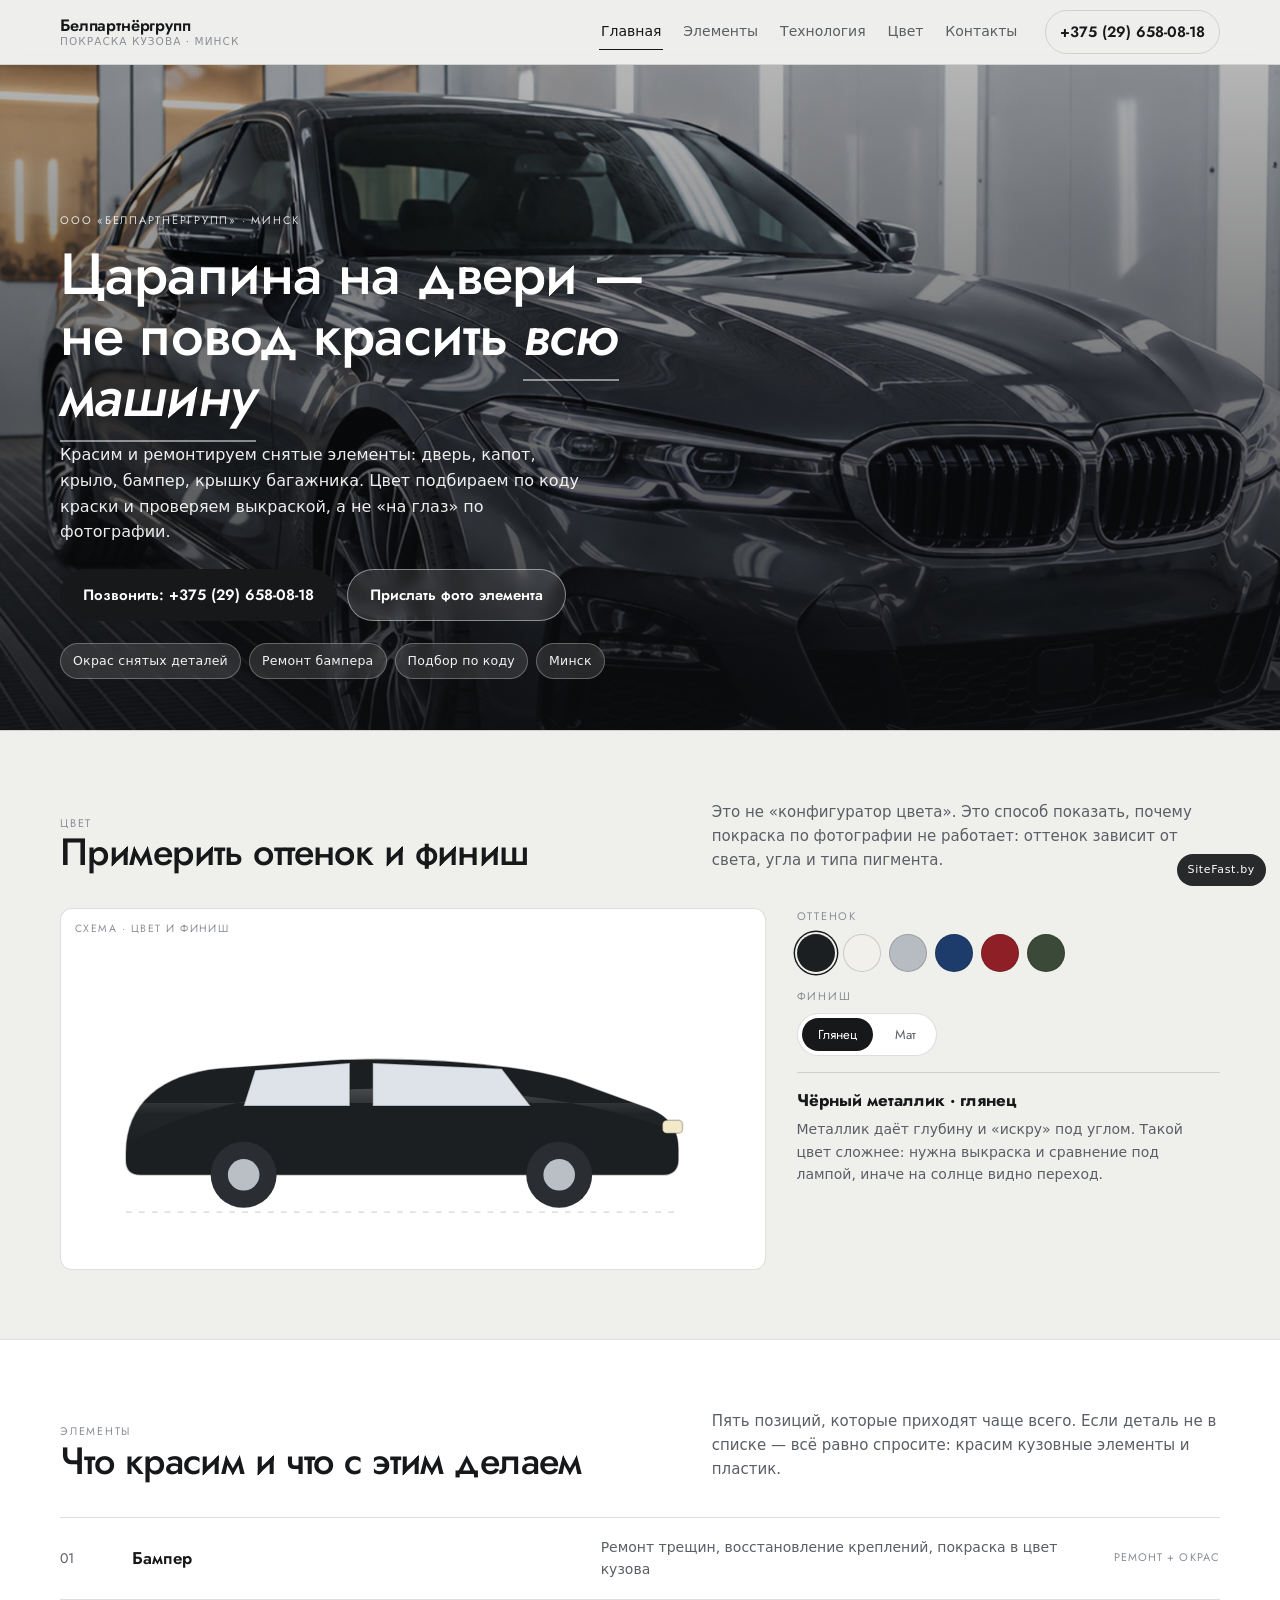
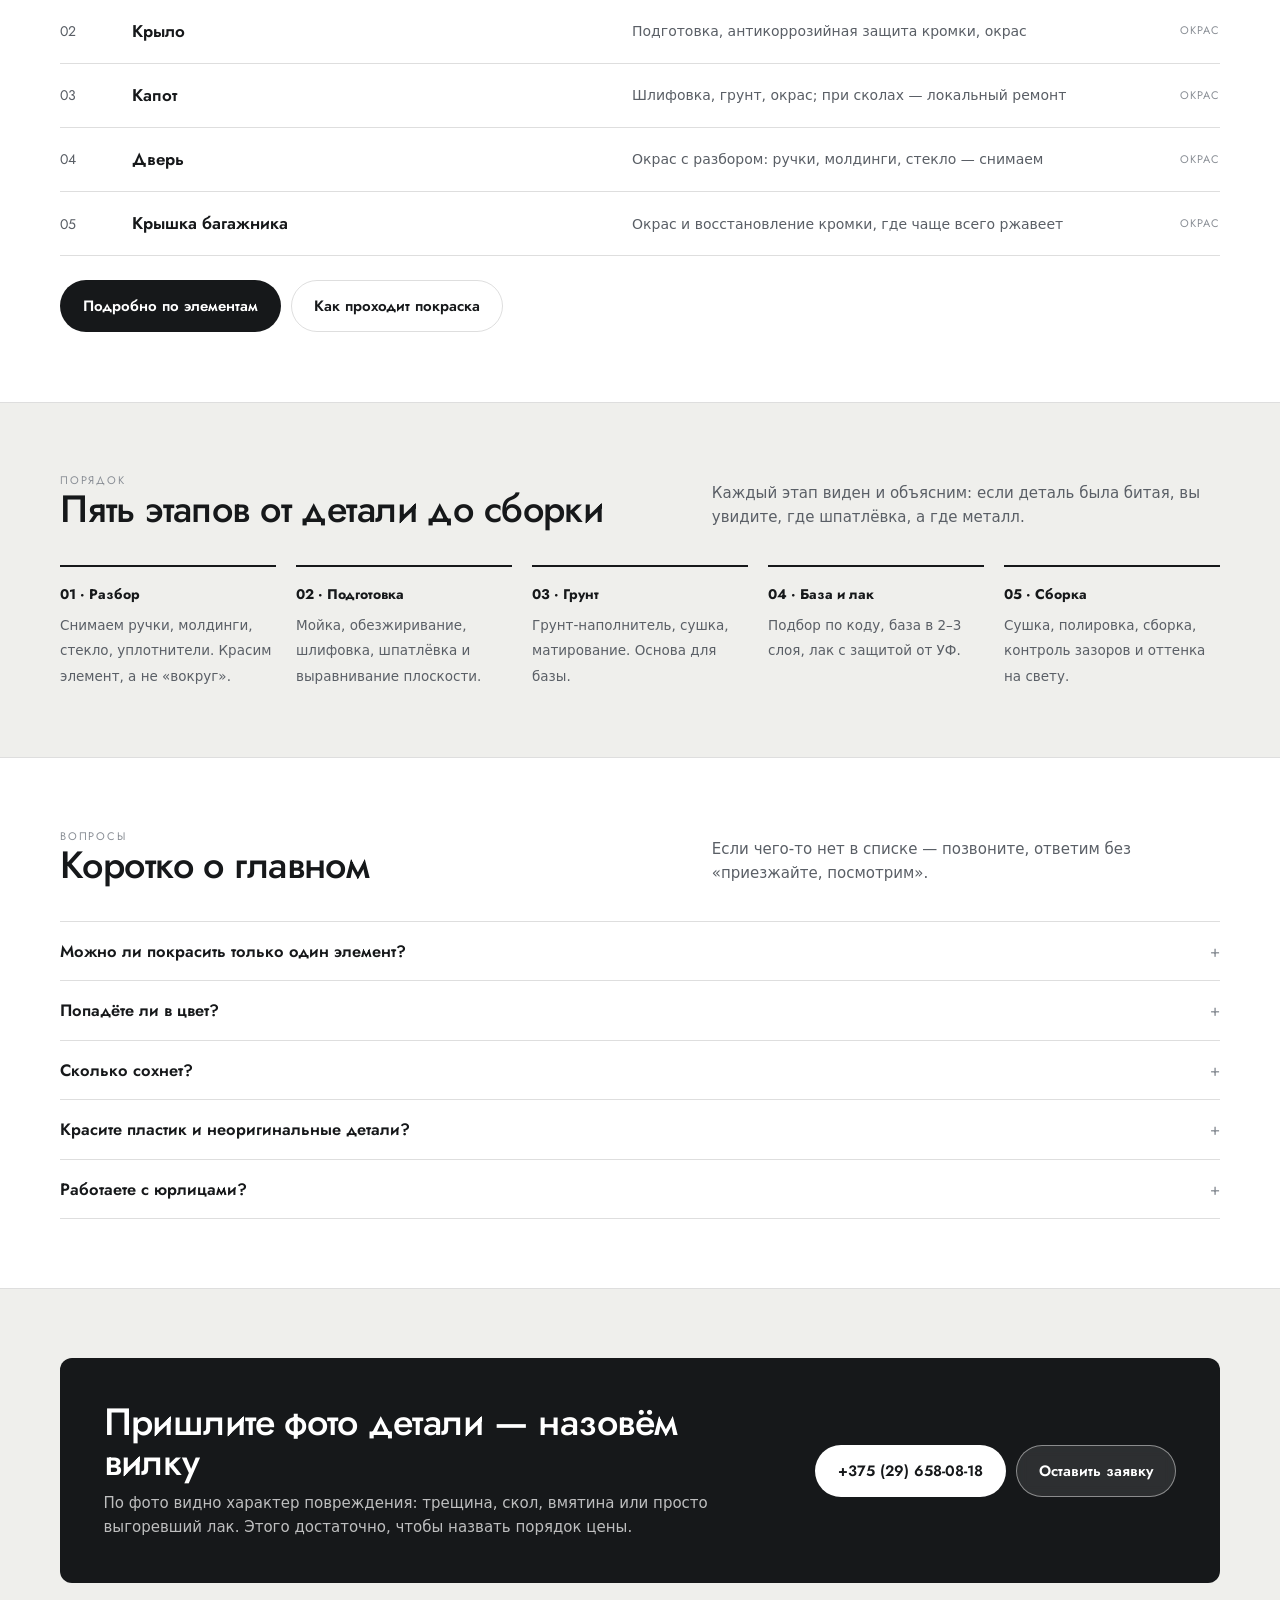
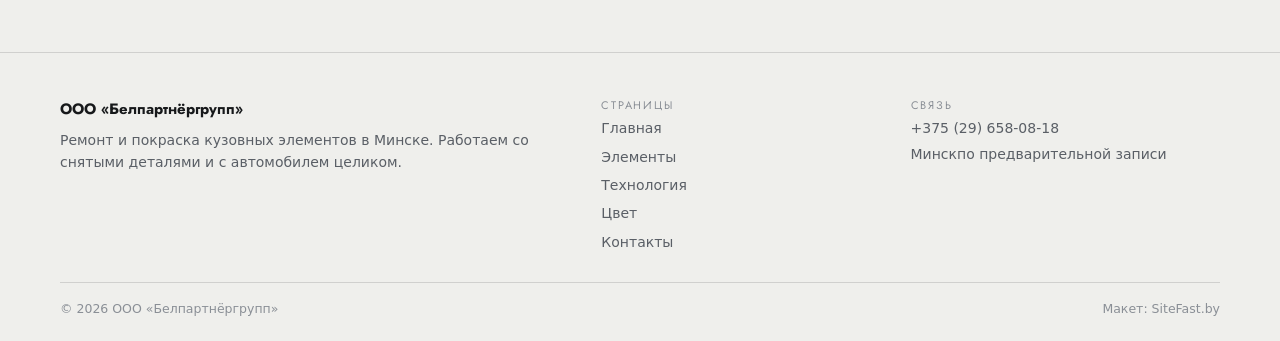
<file: index.html>
<!DOCTYPE html>
<html lang="ru">
<head>
<meta charset="UTF-8">
<meta name="viewport" content="width=device-width, initial-scale=1.0">
<title>Покраска и ремонт кузовных элементов в Минске — ООО «Белпартнёргрупп»</title>
<meta name="description" content="Ремонт бампера, подготовка к покраске и окрас снятых элементов кузова: бампер, крыло, капот, дверь, крышка багажника. Минск.">
<link rel="preconnect" href="https://fonts.googleapis.com">
<link rel="preconnect" href="https://fonts.gstatic.com" crossorigin>
<link href="https://fonts.googleapis.com/css2?family=Jost:wght@400;500;600&family=PT+Root+UI:wght@400;500;700&display=swap" rel="stylesheet">
<link rel="stylesheet" href="assets/site.css">
</head>
<body id="top">
<a class="skip" href="#main">К содержанию</a>
<header class="top"><div class="wrap in">
  <a class="brand" href="index.html"><b>Белпартнёргрупп</b><span>покраска кузова · Минск</span></a>
  <nav class="nav" id="nav"><a href="index.html" class="on">Главная</a><a href="elements.html">Элементы</a><a href="process.html">Технология</a><a href="color.html">Цвет</a><a href="kontakty.html">Контакты</a></nav>
  <a class="top__tel" href="tel:+375296580818">+375 (29) 658-08-18</a>
  <button class="burger" id="burger" aria-label="Меню"><span></span><span></span><span></span></button>
</div></header>
<main id="main"><section class="hero hero--photo">
  <img class="hero__bg" src="assets/hero-car.jpg" alt="Автомобиль после окраса в покрасочной камере" loading="eager">
  <div class="hero__shade"></div>
  <div class="wrap hero__in">
    <div class="hero__card">
      <span class="micro">ООО «Белпартнёргрупп» · Минск</span>
      <h1>Царапина на двери —<br>не повод красить <em>всю машину</em></h1>
      <p class="lead">Красим и ремонтируем снятые элементы: дверь, капот, крыло, бампер, крышку багажника. Цвет подбираем по коду краски и проверяем выкраской, а не «на глаз» по фотографии.</p>
      <div class="hero__cta">
        <a class="btn btn--dark" href="tel:+375296580818">Позвонить: +375 (29) 658-08-18</a>
        <a class="btn btn--ghost" href="kontakty.html">Прислать фото элемента</a>
      </div>
      <div class="hero__facts">
        <span>Окрас снятых деталей</span><span>Ремонт бампера</span><span>Подбор по коду</span><span>Минск</span>
      </div>
    </div>
  </div>
</section><section class="sec" id="paint"><div class="wrap">
  <div class="hed">
    <div><span class="micro">Цвет</span><h2>Примерить оттенок и финиш</h2></div>
    <p>Это не «конфигуратор цвета». Это способ показать, почему покраска по фотографии не работает: оттенок зависит от света, угла и типа пигмента.</p>
  </div>
  <div class="paint fx">
  <div class="paint__stage grid-bg">
    <span class="paint__tag">Схема · цвет и финиш</span>
    <svg viewBox="0 0 460 220" role="img" aria-label="Схема автомобиля">
  <defs>
    <linearGradient id="gloss" x1="0" y1="0" x2="0" y2="1">
      <stop offset="0" stop-color="#fff" stop-opacity=".55"/>
      <stop offset=".45" stop-color="#fff" stop-opacity=".06"/>
      <stop offset="1" stop-color="#000" stop-opacity=".18"/>
    </linearGradient>
    <clipPath id="carClip">
      <path d="M30,155 C30,120 55,100 95,96 L180,90 C230,88 300,92 340,104 L395,124 C410,130 415,140 415,152 L415,160 C415,166 411,170 405,170 L40,170 C33,170 30,166 30,160 Z"/>
    </clipPath>
  </defs>
  <path id="bodyPaint" d="M30,155 C30,120 55,100 95,96 L180,90 C230,88 300,92 340,104 L395,124 C410,130 415,140 415,152 L415,160 C415,166 411,170 405,170 L40,170 C33,170 30,166 30,160 Z" fill="#1C1F22" stroke="rgba(22,24,26,.35)" stroke-width="1"/>
  <g clip-path="url(#carClip)"><path id="glossLayer" d="M30,150 C60,128 120,112 200,110 C290,108 360,120 415,140 L415,120 L30,120 Z" fill="url(#gloss)" opacity=".35"/></g>
  <path d="M120,97 L186,92 L186,122 L112,122 Z" fill="#DDE3E8" stroke="rgba(22,24,26,.25)"/>
  <path d="M202,92 L292,96 L312,122 L202,122 Z" fill="#DDE3E8" stroke="rgba(22,24,26,.25)"/>
  <rect x="404" y="132" width="14" height="9" rx="3" fill="#F2E9C9" stroke="rgba(22,24,26,.25)"/>
  <circle cx="112" cy="170" r="23" fill="#2A2E33"/><circle cx="112" cy="170" r="11" fill="#B9BFC5"/>
  <circle cx="332" cy="170" r="23" fill="#2A2E33"/><circle cx="332" cy="170" r="11" fill="#B9BFC5"/>
  <line x1="30" y1="196" x2="415" y2="196" stroke="rgba(22,24,26,.18)" stroke-dasharray="4 5"/>
</svg>
  </div>
  <div class="paint__side">
    <div><span class="micro" style="margin-bottom:8px">Оттенок</span><div class="sw" id="sw"><button type="button" data-c="#1C1F22" data-n="Чёрный металлик" data-k="met" style="background:#1C1F22" aria-pressed="true" aria-label="Чёрный металлик"></button><button type="button" data-c="#F1F0EA" data-n="Белый перламутр" data-k="pearl" style="background:#F1F0EA" aria-label="Белый перламутр"></button><button type="button" data-c="#B7BCC2" data-n="Серебристый" data-k="met" style="background:#B7BCC2" aria-label="Серебристый"></button><button type="button" data-c="#1E3C6B" data-n="Синий металлик" data-k="met" style="background:#1E3C6B" aria-label="Синий металлик"></button><button type="button" data-c="#8E1F26" data-n="Красный" data-k="sol" style="background:#8E1F26" aria-label="Красный"></button><button type="button" data-c="#3B4A38" data-n="Хаки" data-k="sol" style="background:#3B4A38" aria-label="Хаки"></button></div></div>
    <div><span class="micro" style="margin-bottom:8px">Финиш</span><div class="finish" id="finish">
      <button type="button" data-f="gloss" aria-pressed="true">Глянец</button>
      <button type="button" data-f="matte" aria-pressed="false">Мат</button></div></div>
    <div class="paint__read"><b id="pRead">Чёрный металлик · глянец</b><span id="pNote">Металлик даёт глубину и «искру» под углом. Такой цвет сложнее: нужна выкраска и сравнение под лампой, иначе на солнце видно переход.</span></div>
  </div>
</div>
</div></section>

<section class="sec sec--paper"><div class="wrap">
  <div class="hed">
    <div><span class="micro">Элементы</span><h2>Что красим и что с этим делаем</h2></div>
    <p>Пять позиций, которые приходят чаще всего. Если деталь не в списке — всё равно спросите: красим кузовные элементы и пластик.</p>
  </div>
  <div class="el"><div class="el__row"><span class="el__n">01</span><b>Бампер</b><span>Ремонт трещин, восстановление креплений, покраска в цвет кузова</span><span class="mark">ремонт + окрас</span></div><div class="el__row"><span class="el__n">02</span><b>Крыло</b><span>Подготовка, антикоррозийная защита кромки, окрас</span><span class="mark">окрас</span></div><div class="el__row"><span class="el__n">03</span><b>Капот</b><span>Шлифовка, грунт, окрас; при сколах — локальный ремонт</span><span class="mark">окрас</span></div><div class="el__row"><span class="el__n">04</span><b>Дверь</b><span>Окрас с разбором: ручки, молдинги, стекло — снимаем</span><span class="mark">окрас</span></div><div class="el__row"><span class="el__n">05</span><b>Крышка багажника</b><span>Окрас и восстановление кромки, где чаще всего ржавеет</span><span class="mark">окрас</span></div></div>
  <div style="display:flex;gap:10px;flex-wrap:wrap;margin-top:24px">
    <a class="btn btn--dark" href="elements.html">Подробно по элементам</a>
    <a class="btn" style="border-color:var(--line)" href="process.html">Как проходит покраска</a>
  </div>
</div></section>

<section class="sec"><div class="wrap">
  <div class="hed"><div><span class="micro">Порядок</span><h2>Пять этапов от детали до сборки</h2></div>
  <p>Каждый этап виден и объясним: если деталь была битая, вы увидите, где шпатлёвка, а где металл.</p></div>
  <div class="steps">
    <div class="step"><b>01 · Разбор</b><span>Снимаем ручки, молдинги, стекло, уплотнители. Красим элемент, а не «вокруг».</span></div>
    <div class="step"><b>02 · Подготовка</b><span>Мойка, обезжиривание, шлифовка, шпатлёвка и выравнивание плоскости.</span></div>
    <div class="step"><b>03 · Грунт</b><span>Грунт-наполнитель, сушка, матирование. Основа для базы.</span></div>
    <div class="step"><b>04 · База и лак</b><span>Подбор по коду, база в 2–3 слоя, лак с защитой от УФ.</span></div>
    <div class="step"><b>05 · Сборка</b><span>Сушка, полировка, сборка, контроль зазоров и оттенка на свету.</span></div>
  </div>
</div></section>

<section class="sec sec--paper"><div class="wrap">
  <div class="hed"><div><span class="micro">Вопросы</span><h2>Коротко о главном</h2></div><p>Если чего-то нет в списке — позвоните, ответим без «приезжайте, посмотрим».</p></div>
  <div class="qa">
    <details><summary>Можно ли покрасить только один элемент?</summary><p>Да, это основной формат работы: привозите снятый бампер, крыло или дверь. При частичной покраске на автомобиле показываем, как будет выглядеть переход.</p></details>
    <details><summary>Попадёте ли в цвет?</summary><p>Подбираем по коду краски и проверяем выкраской под лампой. На металлике и перламутре всегда есть допуск: даже заводские детали из разных партий отличаются.</p></details>
    <details><summary>Сколько сохнет?</summary><p>Зависит от лака и температуры в камере. Точный срок называем после осмотра детали, потому что он зависит от объёма ремонта.</p></details>
    <details><summary>Красите пластик и неоригинальные детали?</summary><p>Да, с правильным грунтом по пластику. Неоригинальные детали часто требуют больше подготовки — об этом скажем заранее.</p></details>
    <details><summary>Работаете с юрлицами?</summary><p>Да, ООО работает по договору. Условия и закрывающие документы обсуждаем при заказе.</p></details>
  </div>
</div></section>

<section class="sec"><div class="wrap"><div class="cta">
  <div><h2>Пришлите фото детали — назовём вилку</h2><p>По фото видно характер повреждения: трещина, скол, вмятина или просто выгоревший лак. Этого достаточно, чтобы назвать порядок цены.</p></div>
  <div class="cta__b"><a class="btn btn--light" href="tel:+375296580818">+375 (29) 658-08-18</a><a class="btn btn--ghost" href="kontakty.html">Оставить заявку</a></div>
</div></div></section></main>
<footer class="foot"><div class="wrap">
  <div class="foot__grid">
    <div><b>ООО «Белпартнёргрупп»</b><p>Ремонт и покраска кузовных элементов в Минске. Работаем со снятыми деталями и с автомобилем целиком.</p></div>
    <div><span class="micro">Страницы</span><a href="index.html">Главная</a><a href="elements.html">Элементы</a><a href="process.html">Технология</a><a href="color.html">Цвет</a><a href="kontakty.html">Контакты</a></div>
    <div><span class="micro">Связь</span><a href="tel:+375296580818">+375 (29) 658-08-18</a><span>Минск</span><span>по предварительной записи</span></div>
  </div>
  <div class="foot__bot"><span>© <span id="yr">2026</span> ООО «Белпартнёргрупп»</span><span>Макет: SiteFast.by</span></div>
</div></footer>
<div class="wm">SiteFast.by</div>
<script src="assets/site.js"></script>
</body>
</html>
</file>
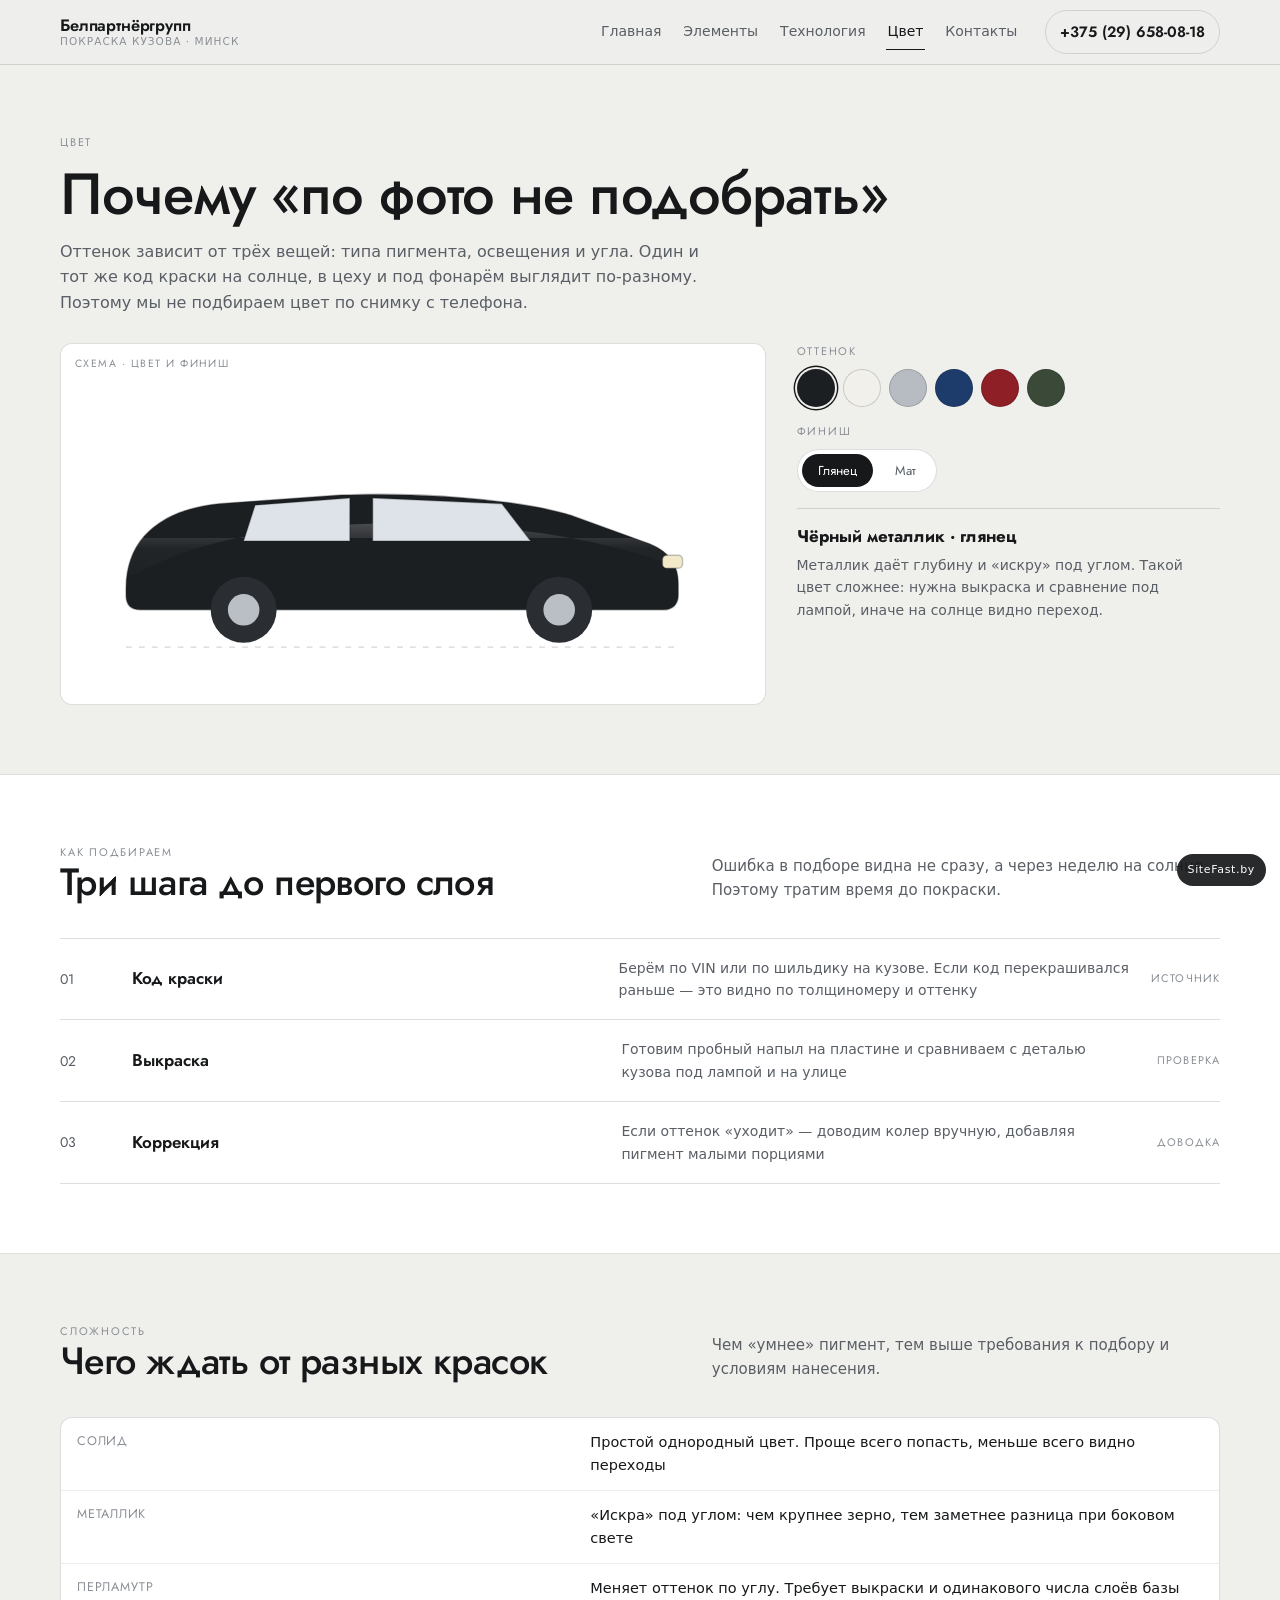
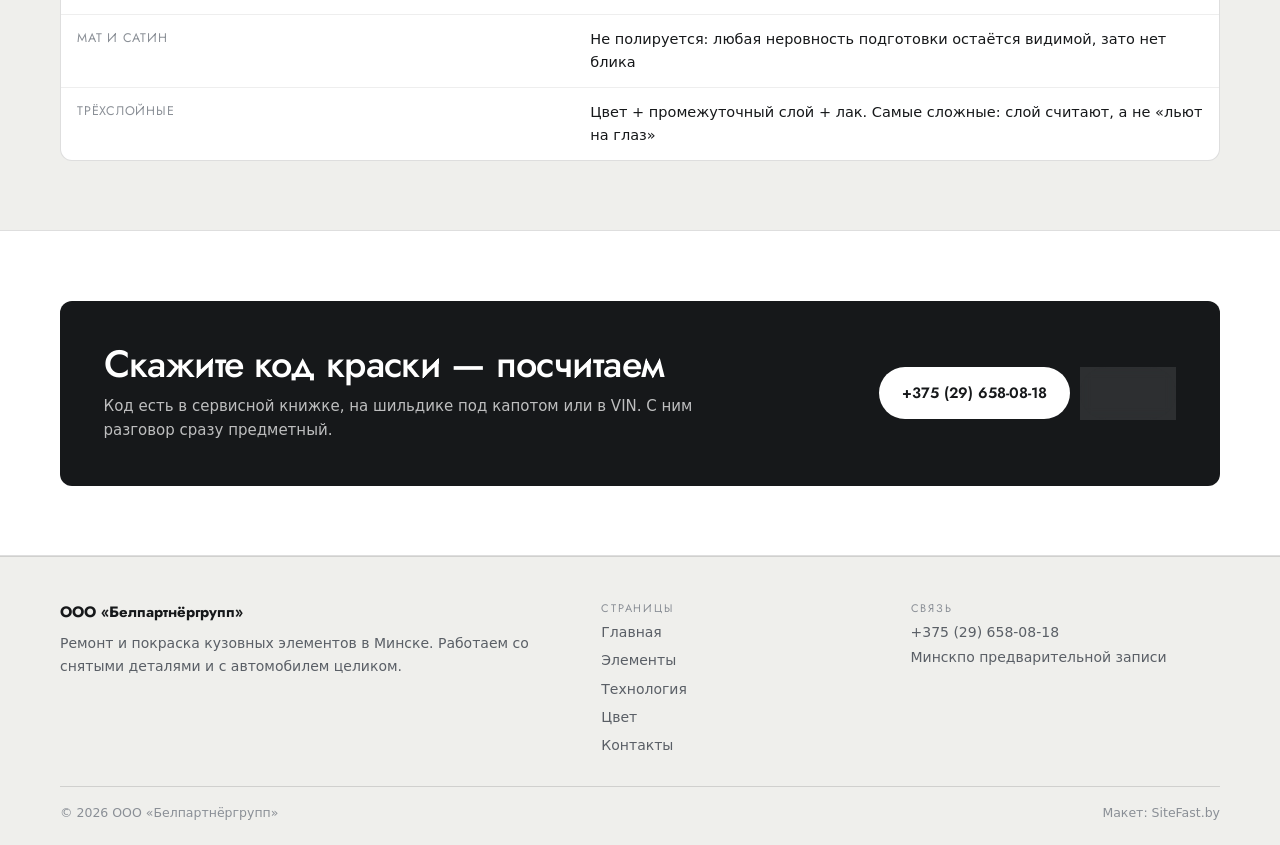
<file: color.html>
<!DOCTYPE html>
<html lang="ru">
<head>
<meta charset="UTF-8">
<meta name="viewport" content="width=device-width, initial-scale=1.0">
<title>Подбор цвета краски: код по VIN, выкраска, сложные пигменты</title>
<meta name="description" content="Как подбирается цвет кузова: код краски, выкраска, коррекция колера, сложность металлика и перламутра.">
<link rel="preconnect" href="https://fonts.googleapis.com">
<link rel="preconnect" href="https://fonts.gstatic.com" crossorigin>
<link href="https://fonts.googleapis.com/css2?family=Jost:wght@400;500;600&family=PT+Root+UI:wght@400;500;700&display=swap" rel="stylesheet">
<link rel="stylesheet" href="assets/site.css">
</head>
<body id="top">
<a class="skip" href="#main">К содержанию</a>
<header class="top"><div class="wrap in">
  <a class="brand" href="index.html"><b>Белпартнёргрупп</b><span>покраска кузова · Минск</span></a>
  <nav class="nav" id="nav"><a href="index.html">Главная</a><a href="elements.html">Элементы</a><a href="process.html">Технология</a><a href="color.html" class="on">Цвет</a><a href="kontakty.html">Контакты</a></nav>
  <a class="top__tel" href="tel:+375296580818">+375 (29) 658-08-18</a>
  <button class="burger" id="burger" aria-label="Меню"><span></span><span></span><span></span></button>
</div></header>
<main id="main"><section class="sec"><div class="wrap">
  <span class="micro">Цвет</span>
  <h1 style="margin:12px 0 14px">Почему «по фото не подобрать»</h1>
  <p class="lead">Оттенок зависит от трёх вещей: типа пигмента, освещения и угла. Один и тот же код краски на солнце, в цеху и под фонарём выглядит по-разному. Поэтому мы не подбираем цвет по снимку с телефона.</p>
  <div style="margin-top:28px"><div class="paint fx">
  <div class="paint__stage grid-bg">
    <span class="paint__tag">Схема · цвет и финиш</span>
    <svg viewBox="0 0 460 220" role="img" aria-label="Схема автомобиля">
  <defs>
    <linearGradient id="gloss" x1="0" y1="0" x2="0" y2="1">
      <stop offset="0" stop-color="#fff" stop-opacity=".55"/>
      <stop offset=".45" stop-color="#fff" stop-opacity=".06"/>
      <stop offset="1" stop-color="#000" stop-opacity=".18"/>
    </linearGradient>
    <clipPath id="carClip">
      <path d="M30,155 C30,120 55,100 95,96 L180,90 C230,88 300,92 340,104 L395,124 C410,130 415,140 415,152 L415,160 C415,166 411,170 405,170 L40,170 C33,170 30,166 30,160 Z"/>
    </clipPath>
  </defs>
  <path id="bodyPaint" d="M30,155 C30,120 55,100 95,96 L180,90 C230,88 300,92 340,104 L395,124 C410,130 415,140 415,152 L415,160 C415,166 411,170 405,170 L40,170 C33,170 30,166 30,160 Z" fill="#1C1F22" stroke="rgba(22,24,26,.35)" stroke-width="1"/>
  <g clip-path="url(#carClip)"><path id="glossLayer" d="M30,150 C60,128 120,112 200,110 C290,108 360,120 415,140 L415,120 L30,120 Z" fill="url(#gloss)" opacity=".35"/></g>
  <path d="M120,97 L186,92 L186,122 L112,122 Z" fill="#DDE3E8" stroke="rgba(22,24,26,.25)"/>
  <path d="M202,92 L292,96 L312,122 L202,122 Z" fill="#DDE3E8" stroke="rgba(22,24,26,.25)"/>
  <rect x="404" y="132" width="14" height="9" rx="3" fill="#F2E9C9" stroke="rgba(22,24,26,.25)"/>
  <circle cx="112" cy="170" r="23" fill="#2A2E33"/><circle cx="112" cy="170" r="11" fill="#B9BFC5"/>
  <circle cx="332" cy="170" r="23" fill="#2A2E33"/><circle cx="332" cy="170" r="11" fill="#B9BFC5"/>
  <line x1="30" y1="196" x2="415" y2="196" stroke="rgba(22,24,26,.18)" stroke-dasharray="4 5"/>
</svg>
  </div>
  <div class="paint__side">
    <div><span class="micro" style="margin-bottom:8px">Оттенок</span><div class="sw" id="sw"><button type="button" data-c="#1C1F22" data-n="Чёрный металлик" data-k="met" style="background:#1C1F22" aria-pressed="true" aria-label="Чёрный металлик"></button><button type="button" data-c="#F1F0EA" data-n="Белый перламутр" data-k="pearl" style="background:#F1F0EA" aria-label="Белый перламутр"></button><button type="button" data-c="#B7BCC2" data-n="Серебристый" data-k="met" style="background:#B7BCC2" aria-label="Серебристый"></button><button type="button" data-c="#1E3C6B" data-n="Синий металлик" data-k="met" style="background:#1E3C6B" aria-label="Синий металлик"></button><button type="button" data-c="#8E1F26" data-n="Красный" data-k="sol" style="background:#8E1F26" aria-label="Красный"></button><button type="button" data-c="#3B4A38" data-n="Хаки" data-k="sol" style="background:#3B4A38" aria-label="Хаки"></button></div></div>
    <div><span class="micro" style="margin-bottom:8px">Финиш</span><div class="finish" id="finish">
      <button type="button" data-f="gloss" aria-pressed="true">Глянец</button>
      <button type="button" data-f="matte" aria-pressed="false">Мат</button></div></div>
    <div class="paint__read"><b id="pRead">Чёрный металлик · глянец</b><span id="pNote">Металлик даёт глубину и «искру» под углом. Такой цвет сложнее: нужна выкраска и сравнение под лампой, иначе на солнце видно переход.</span></div>
  </div>
</div></div>
</div></section>

<section class="sec sec--paper"><div class="wrap">
  <div class="hed"><div><span class="micro">Как подбираем</span><h2>Три шага до первого слоя</h2></div><p>Ошибка в подборе видна не сразу, а через неделю на солнце. Поэтому тратим время до покраски.</p></div>
  <div class="el">
    <div class="el__row"><span class="el__n">01</span><b>Код краски</b><span>Берём по VIN или по шильдику на кузове. Если код перекрашивался раньше — это видно по толщиномеру и оттенку</span><span class="mark">источник</span></div>
    <div class="el__row"><span class="el__n">02</span><b>Выкраска</b><span>Готовим пробный напыл на пластине и сравниваем с деталью кузова под лампой и на улице</span><span class="mark">проверка</span></div>
    <div class="el__row"><span class="el__n">03</span><b>Коррекция</b><span>Если оттенок «уходит» — доводим колер вручную, добавляя пигмент малыми порциями</span><span class="mark">доводка</span></div>
  </div>
</div></section>

<section class="sec"><div class="wrap">
  <div class="hed"><div><span class="micro">Сложность</span><h2>Чего ждать от разных красок</h2></div><p>Чем «умнее» пигмент, тем выше требования к подбору и условиям нанесения.</p></div>
  <div class="spec">
    <div class="spec__row"><span>Солид</span><span>Простой однородный цвет. Проще всего попасть, меньше всего видно переходы</span></div>
    <div class="spec__row"><span>Металлик</span><span>«Искра» под углом: чем крупнее зерно, тем заметнее разница при боковом свете</span></div>
    <div class="spec__row"><span>Перламутр</span><span>Меняет оттенок по углу. Требует выкраски и одинакового числа слоёв базы</span></div>
    <div class="spec__row"><span>Мат и сатин</span><span>Не полируется: любая неровность подготовки остаётся видимой, зато нет блика</span></div>
    <div class="spec__row"><span>Трёхслойные</span><span>Цвет + промежуточный слой + лак. Самые сложные: слой считают, а не «льют на глаз»</span></div>
  </div>
</div></section>

<section class="sec sec--paper"><div class="wrap"><div class="cta">
  <div><h2>Скажите код краски — посчитаем</h2><p>Код есть в сервисной книжке, на шильдике под капотом или в VIN. С ним разговор сразу предметный.</p></div>
  <div class="cta__b"><a class="btn btn--light" href="tel:+375296580818">+375 (29) 658-08-18</a><a class="btn btn--ghost" href="kontakty.html">Заявка</a></div>
</div></div></section></main>
<footer class="foot"><div class="wrap">
  <div class="foot__grid">
    <div><b>ООО «Белпартнёргрупп»</b><p>Ремонт и покраска кузовных элементов в Минске. Работаем со снятыми деталями и с автомобилем целиком.</p></div>
    <div><span class="micro">Страницы</span><a href="index.html">Главная</a><a href="elements.html">Элементы</a><a href="process.html">Технология</a><a href="color.html">Цвет</a><a href="kontakty.html">Контакты</a></div>
    <div><span class="micro">Связь</span><a href="tel:+375296580818">+375 (29) 658-08-18</a><span>Минск</span><span>по предварительной записи</span></div>
  </div>
  <div class="foot__bot"><span>© <span id="yr">2026</span> ООО «Белпартнёргрупп»</span><span>Макет: SiteFast.by</span></div>
</div></footer>
<div class="wm">SiteFast.by</div>
<script src="assets/site.js"></script>
</body>
</html>
</file>
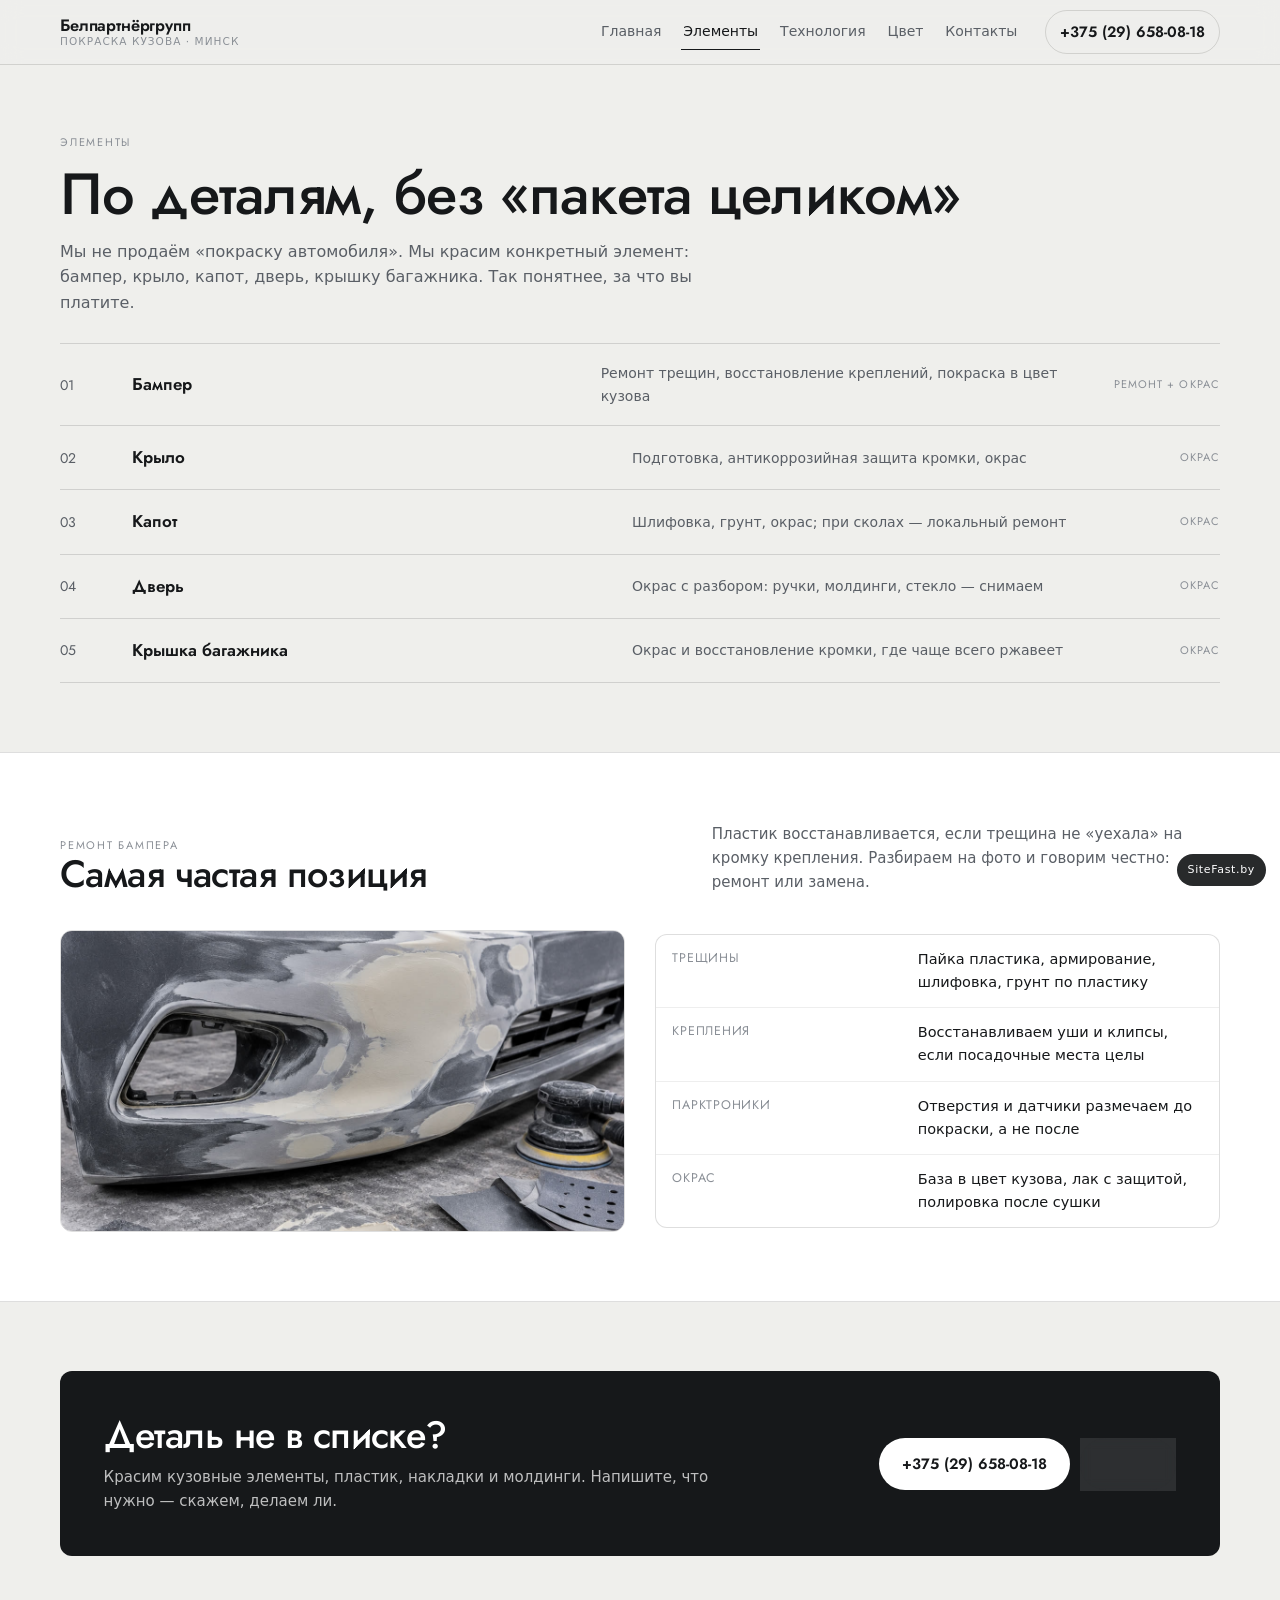
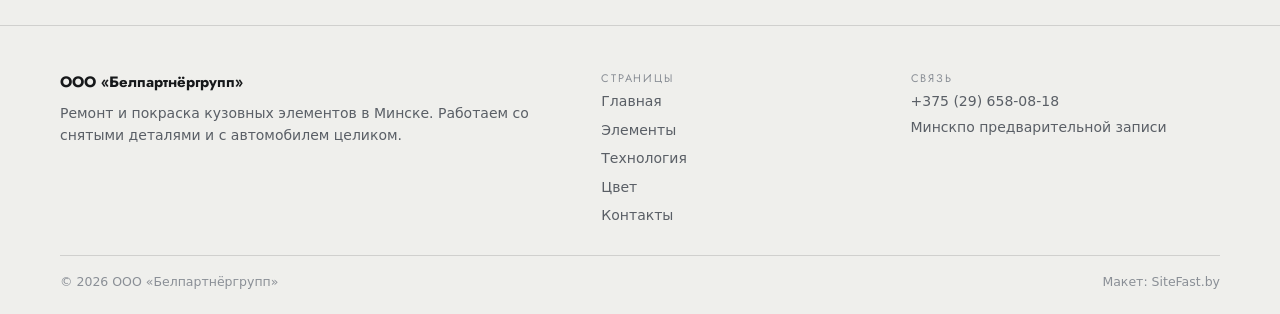
<file: elements.html>
<!DOCTYPE html>
<html lang="ru">
<head>
<meta charset="UTF-8">
<meta name="viewport" content="width=device-width, initial-scale=1.0">
<title>Какие элементы красим: бампер, крыло, капот, дверь — Минск</title>
<meta name="description" content="Ремонт и покраска кузовных элементов по отдельности: бампер, крыло, капот, дверь, крышка багажника, пластик.">
<link rel="preconnect" href="https://fonts.googleapis.com">
<link rel="preconnect" href="https://fonts.gstatic.com" crossorigin>
<link href="https://fonts.googleapis.com/css2?family=Jost:wght@400;500;600&family=PT+Root+UI:wght@400;500;700&display=swap" rel="stylesheet">
<link rel="stylesheet" href="assets/site.css">
</head>
<body id="top">
<a class="skip" href="#main">К содержанию</a>
<header class="top"><div class="wrap in">
  <a class="brand" href="index.html"><b>Белпартнёргрупп</b><span>покраска кузова · Минск</span></a>
  <nav class="nav" id="nav"><a href="index.html">Главная</a><a href="elements.html" class="on">Элементы</a><a href="process.html">Технология</a><a href="color.html">Цвет</a><a href="kontakty.html">Контакты</a></nav>
  <a class="top__tel" href="tel:+375296580818">+375 (29) 658-08-18</a>
  <button class="burger" id="burger" aria-label="Меню"><span></span><span></span><span></span></button>
</div></header>
<main id="main"><section class="sec"><div class="wrap">
  <span class="micro">Элементы</span>
  <h1 style="margin:12px 0 14px">По деталям, без «пакета целиком»</h1>
  <p class="lead">Мы не продаём «покраску автомобиля». Мы красим конкретный элемент: бампер, крыло, капот, дверь, крышку багажника. Так понятнее, за что вы платите.</p>
  <div class="el" style="margin-top:28px"><div class="el__row"><span class="el__n">01</span><b>Бампер</b><span>Ремонт трещин, восстановление креплений, покраска в цвет кузова</span><span class="mark">ремонт + окрас</span></div><div class="el__row"><span class="el__n">02</span><b>Крыло</b><span>Подготовка, антикоррозийная защита кромки, окрас</span><span class="mark">окрас</span></div><div class="el__row"><span class="el__n">03</span><b>Капот</b><span>Шлифовка, грунт, окрас; при сколах — локальный ремонт</span><span class="mark">окрас</span></div><div class="el__row"><span class="el__n">04</span><b>Дверь</b><span>Окрас с разбором: ручки, молдинги, стекло — снимаем</span><span class="mark">окрас</span></div><div class="el__row"><span class="el__n">05</span><b>Крышка багажника</b><span>Окрас и восстановление кромки, где чаще всего ржавеет</span><span class="mark">окрас</span></div></div>
</div></section>

<section class="sec sec--paper"><div class="wrap">
  <div class="hed"><div><span class="micro">Ремонт бампера</span><h2>Самая частая позиция</h2></div>
  <p>Пластик восстанавливается, если трещина не «уехала» на кромку крепления. Разбираем на фото и говорим честно: ремонт или замена.</p></div>
  <div style="display:grid;grid-template-columns:minmax(0,1fr) minmax(0,1fr);gap:var(--gap);align-items:center" class="cols2">
    <figure style="border-radius:var(--r);overflow:hidden;border:1px solid var(--line)">
      <img src="assets/bumper.jpg" alt="Подготовка бампера к покраске" style="width:100%;height:300px;object-fit:cover">
    </figure>
    <div class="spec">
      <div class="spec__row"><span>Трещины</span><span>Пайка пластика, армирование, шлифовка, грунт по пластику</span></div>
      <div class="spec__row"><span>Крепления</span><span>Восстанавливаем уши и клипсы, если посадочные места целы</span></div>
      <div class="spec__row"><span>Парктроники</span><span>Отверстия и датчики размечаем до покраски, а не после</span></div>
      <div class="spec__row"><span>Окрас</span><span>База в цвет кузова, лак с защитой, полировка после сушки</span></div>
    </div>
  </div>
</div></section>

<section class="sec"><div class="wrap"><div class="cta">
  <div><h2>Деталь не в списке?</h2><p>Красим кузовные элементы, пластик, накладки и молдинги. Напишите, что нужно — скажем, делаем ли.</p></div>
  <div class="cta__b"><a class="btn btn--light" href="tel:+375296580818">+375 (29) 658-08-18</a><a class="btn btn--ghost" href="kontakty.html">Заявка</a></div>
</div></div></section></main>
<footer class="foot"><div class="wrap">
  <div class="foot__grid">
    <div><b>ООО «Белпартнёргрупп»</b><p>Ремонт и покраска кузовных элементов в Минске. Работаем со снятыми деталями и с автомобилем целиком.</p></div>
    <div><span class="micro">Страницы</span><a href="index.html">Главная</a><a href="elements.html">Элементы</a><a href="process.html">Технология</a><a href="color.html">Цвет</a><a href="kontakty.html">Контакты</a></div>
    <div><span class="micro">Связь</span><a href="tel:+375296580818">+375 (29) 658-08-18</a><span>Минск</span><span>по предварительной записи</span></div>
  </div>
  <div class="foot__bot"><span>© <span id="yr">2026</span> ООО «Белпартнёргрупп»</span><span>Макет: SiteFast.by</span></div>
</div></footer>
<div class="wm">SiteFast.by</div>
<script src="assets/site.js"></script>
</body>
</html>
</file>
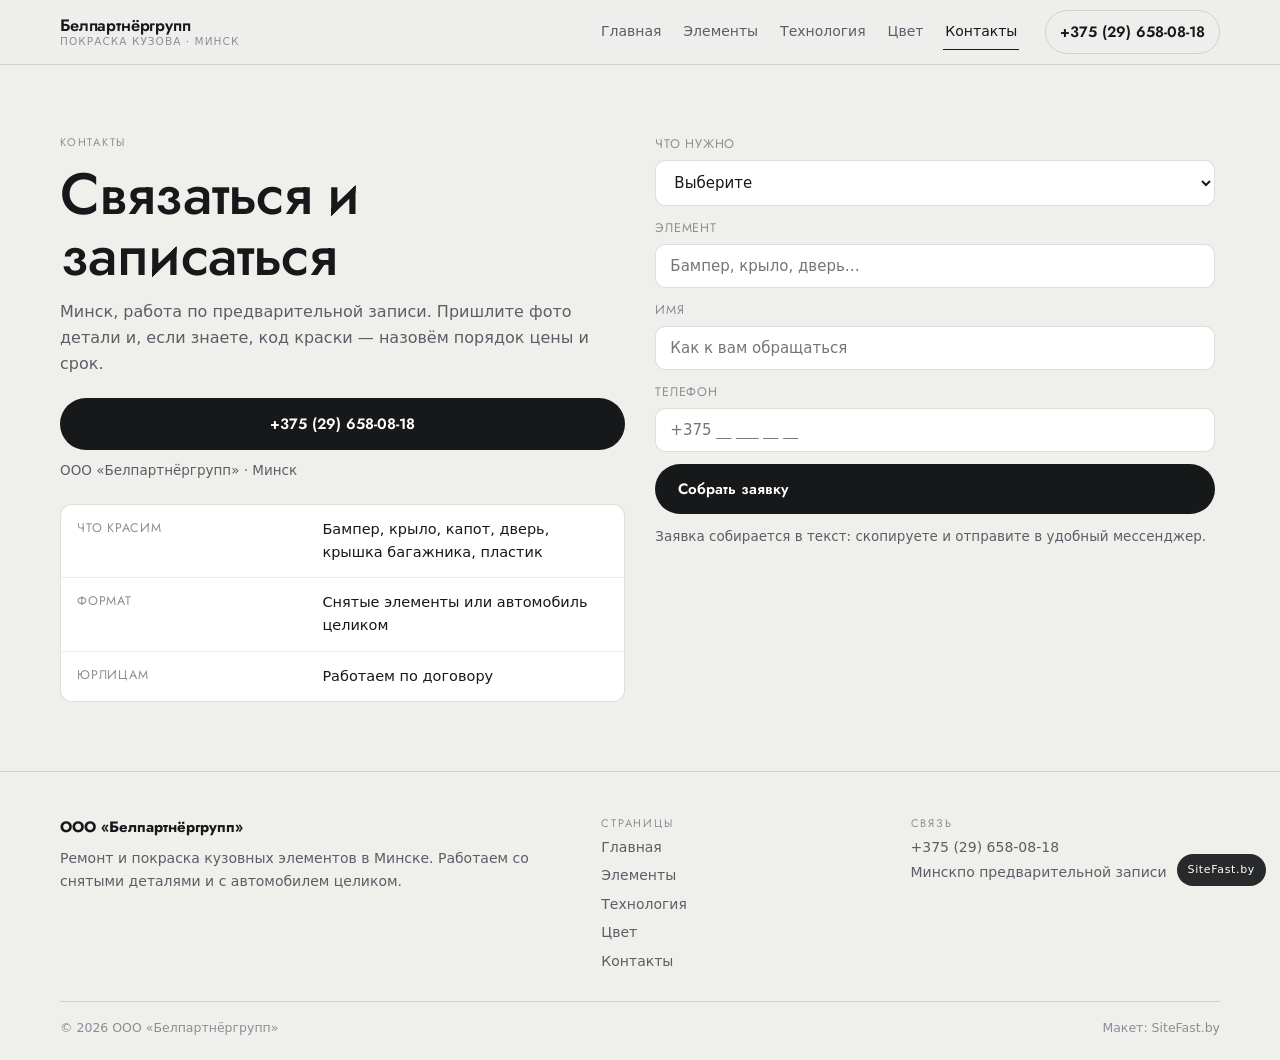
<file: kontakty.html>
<!DOCTYPE html>
<html lang="ru">
<head>
<meta charset="UTF-8">
<meta name="viewport" content="width=device-width, initial-scale=1.0">
<title>Контакты — покраска кузова в Минске, ООО «Белпартнёргрупп»</title>
<meta name="description" content="Телефон, город и форма заявки на покраску кузовных элементов в Минске.">
<link rel="preconnect" href="https://fonts.googleapis.com">
<link rel="preconnect" href="https://fonts.gstatic.com" crossorigin>
<link href="https://fonts.googleapis.com/css2?family=Jost:wght@400;500;600&family=PT+Root+UI:wght@400;500;700&display=swap" rel="stylesheet">
<link rel="stylesheet" href="assets/site.css">
</head>
<body id="top">
<a class="skip" href="#main">К содержанию</a>
<header class="top"><div class="wrap in">
  <a class="brand" href="index.html"><b>Белпартнёргрупп</b><span>покраска кузова · Минск</span></a>
  <nav class="nav" id="nav"><a href="index.html">Главная</a><a href="elements.html">Элементы</a><a href="process.html">Технология</a><a href="color.html">Цвет</a><a href="kontakty.html" class="on">Контакты</a></nav>
  <a class="top__tel" href="tel:+375296580818">+375 (29) 658-08-18</a>
  <button class="burger" id="burger" aria-label="Меню"><span></span><span></span><span></span></button>
</div></header>
<main id="main"><section class="sec"><div class="wrap" style="display:grid;grid-template-columns:minmax(0,1fr) minmax(0,1fr);gap:var(--gap);align-items:start" class="cols2">
  <div>
    <span class="micro">Контакты</span>
    <h1 style="margin:12px 0 14px">Связаться и записаться</h1>
    <p class="lead">Минск, работа по предварительной записи. Пришлите фото детали и, если знаете, код краски — назовём порядок цены и срок.</p>
    <div style="margin-top:22px;display:grid;gap:10px">
      <a class="btn btn--dark" href="tel:+375296580818" style="justify-content:center">+375 (29) 658-08-18</a>
      <span class="note">ООО «Белпартнёргрупп» · Минск</span>
    </div>
    <div class="spec" style="margin-top:22px">
      <div class="spec__row"><span>Что красим</span><span>Бампер, крыло, капот, дверь, крышка багажника, пластик</span></div>
      <div class="spec__row"><span>Формат</span><span>Снятые элементы или автомобиль целиком</span></div>
      <div class="spec__row"><span>Юрлицам</span><span>Работаем по договору</span></div>
    </div>
  </div>
  <div>
    <form class="form" id="reqForm" novalidate>
      <div class="field" id="f-el"><label for="q-el">Что нужно</label>
        <select id="q-el"><option value="">Выберите</option><option>Ремонт бампера</option><option>Покраска элемента</option><option>Ремонт и покраска</option><option>Не знаю, нужен совет</option></select></div>
      <div class="field" id="f-part"><label for="q-part">Элемент</label><input id="q-part" type="text" placeholder="Бампер, крыло, дверь…"></div>
      <div class="field" id="f-name"><label for="q-name">Имя</label><input id="q-name" type="text" placeholder="Как к вам обращаться"></div>
      <div class="field" id="f-tel"><label for="q-tel">Телефон</label><input id="q-tel" type="tel" placeholder="+375 __ ___ __ __"></div>
      <button class="btn btn--dark" type="submit">Собрать заявку</button>
      <p class="note" id="note">Заявка собирается в текст: скопируете и отправите в удобный мессенджер.</p>
    </form>
  </div>
</div></section></main>
<footer class="foot"><div class="wrap">
  <div class="foot__grid">
    <div><b>ООО «Белпартнёргрупп»</b><p>Ремонт и покраска кузовных элементов в Минске. Работаем со снятыми деталями и с автомобилем целиком.</p></div>
    <div><span class="micro">Страницы</span><a href="index.html">Главная</a><a href="elements.html">Элементы</a><a href="process.html">Технология</a><a href="color.html">Цвет</a><a href="kontakty.html">Контакты</a></div>
    <div><span class="micro">Связь</span><a href="tel:+375296580818">+375 (29) 658-08-18</a><span>Минск</span><span>по предварительной записи</span></div>
  </div>
  <div class="foot__bot"><span>© <span id="yr">2026</span> ООО «Белпартнёргрупп»</span><span>Макет: SiteFast.by</span></div>
</div></footer>
<div class="wm">SiteFast.by</div>
<script src="assets/site.js"></script>
</body>
</html>
</file>
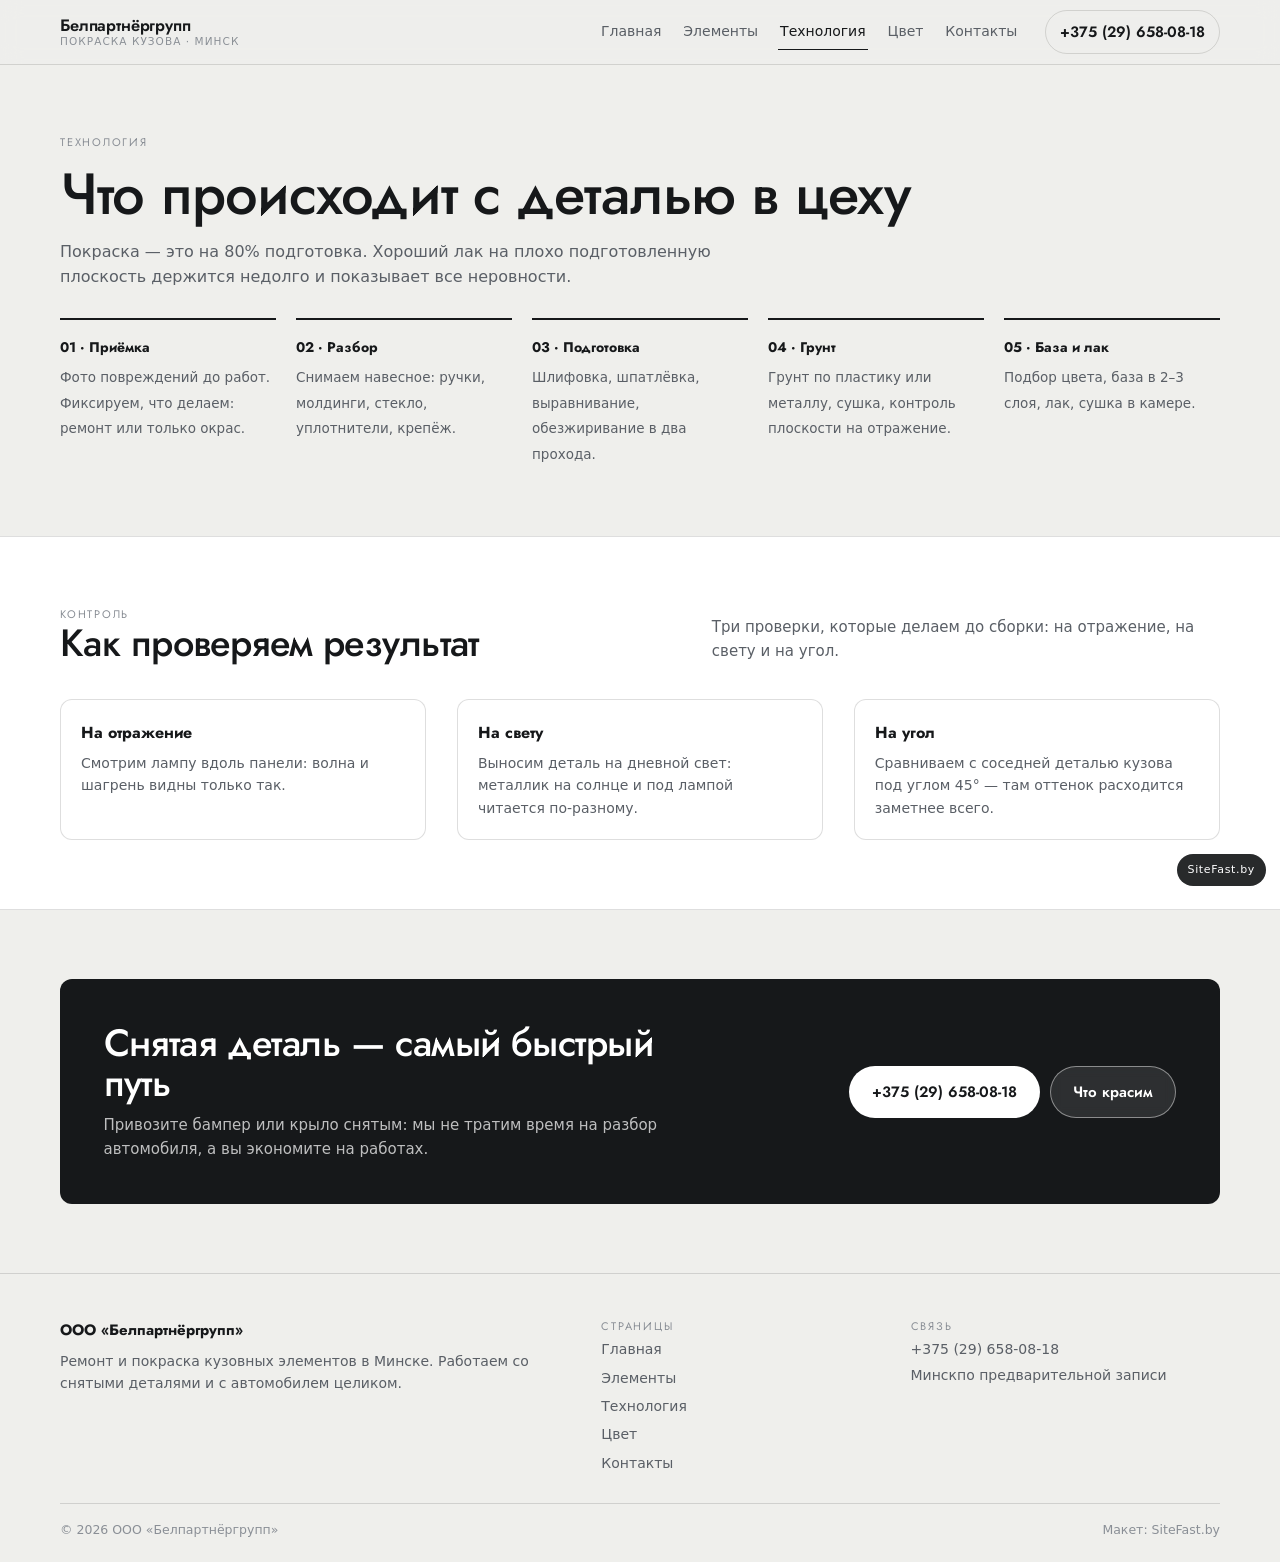
<file: process.html>
<!DOCTYPE html>
<html lang="ru">
<head>
<meta charset="UTF-8">
<meta name="viewport" content="width=device-width, initial-scale=1.0">
<title>Технология покраски: подготовка, грунт, база, лак, контроль</title>
<meta name="description" content="Как проходит покраска элемента: разбор, подготовка, грунт, база и лак, контроль на отражение и на свету.">
<link rel="preconnect" href="https://fonts.googleapis.com">
<link rel="preconnect" href="https://fonts.gstatic.com" crossorigin>
<link href="https://fonts.googleapis.com/css2?family=Jost:wght@400;500;600&family=PT+Root+UI:wght@400;500;700&display=swap" rel="stylesheet">
<link rel="stylesheet" href="assets/site.css">
</head>
<body id="top">
<a class="skip" href="#main">К содержанию</a>
<header class="top"><div class="wrap in">
  <a class="brand" href="index.html"><b>Белпартнёргрупп</b><span>покраска кузова · Минск</span></a>
  <nav class="nav" id="nav"><a href="index.html">Главная</a><a href="elements.html">Элементы</a><a href="process.html" class="on">Технология</a><a href="color.html">Цвет</a><a href="kontakty.html">Контакты</a></nav>
  <a class="top__tel" href="tel:+375296580818">+375 (29) 658-08-18</a>
  <button class="burger" id="burger" aria-label="Меню"><span></span><span></span><span></span></button>
</div></header>
<main id="main"><section class="sec"><div class="wrap">
  <span class="micro">Технология</span>
  <h1 style="margin:12px 0 14px">Что происходит с деталью в цеху</h1>
  <p class="lead">Покраска — это на 80% подготовка. Хороший лак на плохо подготовленную плоскость держится недолго и показывает все неровности.</p>
  <div class="steps" style="margin-top:28px">
    <div class="step"><b>01 · Приёмка</b><span>Фото повреждений до работ. Фиксируем, что делаем: ремонт или только окрас.</span></div>
    <div class="step"><b>02 · Разбор</b><span>Снимаем навесное: ручки, молдинги, стекло, уплотнители, крепёж.</span></div>
    <div class="step"><b>03 · Подготовка</b><span>Шлифовка, шпатлёвка, выравнивание, обезжиривание в два прохода.</span></div>
    <div class="step"><b>04 · Грунт</b><span>Грунт по пластику или металлу, сушка, контроль плоскости на отражение.</span></div>
    <div class="step"><b>05 · База и лак</b><span>Подбор цвета, база в 2–3 слоя, лак, сушка в камере.</span></div>
  </div>
</div></section>

<section class="sec sec--paper"><div class="wrap">
  <div class="hed"><div><span class="micro">Контроль</span><h2>Как проверяем результат</h2></div><p>Три проверки, которые делаем до сборки: на отражение, на свету и на угол.</p></div>
  <div style="display:grid;grid-template-columns:repeat(3,1fr);gap:var(--gap)" class="cols3">
    <div style="background:#fff;border:1px solid var(--line);border-radius:var(--r);padding:20px"><b style="font-family:Jost,sans-serif">На отражение</b><p style="font-size:14px;color:var(--ink2);margin-top:6px">Смотрим лампу вдоль панели: волна и шагрень видны только так.</p></div>
    <div style="background:#fff;border:1px solid var(--line);border-radius:var(--r);padding:20px"><b style="font-family:Jost,sans-serif">На свету</b><p style="font-size:14px;color:var(--ink2);margin-top:6px">Выносим деталь на дневной свет: металлик на солнце и под лампой читается по-разному.</p></div>
    <div style="background:#fff;border:1px solid var(--line);border-radius:var(--r);padding:20px"><b style="font-family:Jost,sans-serif">На угол</b><p style="font-size:14px;color:var(--ink2);margin-top:6px">Сравниваем с соседней деталью кузова под углом 45° — там оттенок расходится заметнее всего.</p></div>
  </div>
</div></section>

<section class="sec"><div class="wrap"><div class="cta">
  <div><h2>Снятая деталь — самый быстрый путь</h2><p>Привозите бампер или крыло снятым: мы не тратим время на разбор автомобиля, а вы экономите на работах.</p></div>
  <div class="cta__b"><a class="btn btn--light" href="tel:+375296580818">+375 (29) 658-08-18</a><a class="btn btn--ghost" href="elements.html">Что красим</a></div>
</div></div></section></main>
<footer class="foot"><div class="wrap">
  <div class="foot__grid">
    <div><b>ООО «Белпартнёргрупп»</b><p>Ремонт и покраска кузовных элементов в Минске. Работаем со снятыми деталями и с автомобилем целиком.</p></div>
    <div><span class="micro">Страницы</span><a href="index.html">Главная</a><a href="elements.html">Элементы</a><a href="process.html">Технология</a><a href="color.html">Цвет</a><a href="kontakty.html">Контакты</a></div>
    <div><span class="micro">Связь</span><a href="tel:+375296580818">+375 (29) 658-08-18</a><span>Минск</span><span>по предварительной записи</span></div>
  </div>
  <div class="foot__bot"><span>© <span id="yr">2026</span> ООО «Белпартнёргрупп»</span><span>Макет: SiteFast.by</span></div>
</div></footer>
<div class="wm">SiteFast.by</div>
<script src="assets/site.js"></script>
</body>
</html>
</file>
<file: assets/site.css>
:root{
  --bg:#EFEFEC; --card:#FFFFFF; --ink:#16181A; --ink2:#5A5F66; --ink3:#8A8F96;
  --line:rgba(22,24,26,.14); --line2:rgba(22,24,26,.07);
  --r:12px; --gap:clamp(16px,2.4vw,32px);
  --maxw:1220px; --ease:cubic-bezier(.22,.61,.36,1);
}
*{box-sizing:border-box;margin:0;padding:0}
html{scroll-behavior:smooth}
body{background:var(--bg);color:var(--ink);font-family:'PT Root UI',system-ui,-apple-system,Segoe UI,sans-serif;font-size:16px;line-height:1.6;-webkit-font-smoothing:antialiased}
img{max-width:100%;display:block}
a{color:inherit;text-decoration:none}
.wrap{max-width:var(--maxw);margin:0 auto;padding:0 clamp(16px,3vw,30px)}
.skip{position:absolute;left:-9999px}
.skip:focus{left:12px;top:12px;background:#fff;padding:8px 12px;border-radius:6px;z-index:99}
.micro{font-family:'Jost',sans-serif;font-size:11px;letter-spacing:.16em;text-transform:uppercase;color:var(--ink3);display:block}
h1,h2,h3,.disp{font-family:'Jost',sans-serif;font-weight:500;letter-spacing:-.015em;line-height:1.05}
h1{font-size:clamp(30px,4.6vw,58px)}
h2{font-size:clamp(24px,3.2vw,38px)}
h3{font-size:clamp(17px,1.5vw,21px);font-weight:600;letter-spacing:0}
p{max-width:66ch}
.lead{color:var(--ink2);font-size:clamp(15px,1.25vw,17.5px);margin-top:14px}
em{font-style:normal;border-bottom:2px solid var(--ink)}
/* шапка */
.top{position:sticky;top:0;z-index:50;background:rgba(239,239,236,.94);backdrop-filter:blur(10px);border-bottom:1px solid var(--line)}
.top .in{display:flex;align-items:center;gap:clamp(10px,2vw,28px);height:64px}
.brand{display:flex;flex-direction:column;line-height:1.15}
.brand b{font-family:'Jost',sans-serif;font-size:16.5px;font-weight:600;letter-spacing:-.01em}
.brand span{font-size:10.5px;letter-spacing:.1em;text-transform:uppercase;color:var(--ink3)}
.nav{display:flex;gap:clamp(8px,1.4vw,20px);margin-left:auto;font-size:14px}
.nav a{color:var(--ink2);padding:6px 2px;border-bottom:1.5px solid transparent}
.nav a:hover{color:var(--ink)}
.nav a.on{color:var(--ink);border-color:var(--ink)}
.top__tel{font-family:'Jost',sans-serif;font-weight:600;font-size:15px;white-space:nowrap;border:1px solid var(--line);padding:9px 14px;border-radius:100px}
.top__tel:hover{background:var(--ink);color:#fff;border-color:var(--ink)}
.burger{display:none;width:40px;height:40px;background:none;border:1px solid var(--line);border-radius:8px;flex-direction:column;justify-content:center;align-items:center;gap:4px;cursor:pointer}
.burger span{width:16px;height:1.6px;background:var(--ink);display:block}
@media(max-width:900px){
  .nav{position:fixed;inset:64px 0 auto;background:#fff;flex-direction:column;padding:14px 20px 20px;border-bottom:1px solid var(--line);transform:translateY(-120%);transition:transform .3s var(--ease);margin:0}
  .nav.open{transform:none}
  .nav a{padding:11px 0;border-bottom:1px solid var(--line2);font-size:16px}
  .burger{display:flex;margin-left:auto}
  .top__tel{display:none}
}
/* секции */
.sec{padding:clamp(38px,5.4vw,78px) 0}
.sec--tight{padding:clamp(26px,3.4vw,48px) 0}
.sec--paper{background:#fff;border-top:1px solid var(--line);border-bottom:1px solid var(--line)}
.hed{display:grid;grid-template-columns:minmax(0,1.1fr) minmax(0,.9fr);gap:var(--gap);align-items:end;margin-bottom:clamp(20px,3vw,36px)}
.hed p{color:var(--ink2);font-size:15px}
@media(max-width:820px){.hed{grid-template-columns:1fr}}
/* сетка чертёжная */
.grid-bg{background-image:linear-gradient(var(--line2) 1px,transparent 1px),linear-gradient(90deg,var(--line2) 1px,transparent 1px);background-size:28px 28px}
.foot{border-top:1px solid var(--line);padding:clamp(26px,3.4vw,44px) 0 22px;font-size:14px;color:var(--ink2)}
.foot__grid{display:grid;grid-template-columns:1.3fr .7fr .8fr;gap:clamp(18px,3vw,40px)}
.foot__grid b{color:var(--ink);font-family:'Jost',sans-serif;font-size:15px;display:block;margin-bottom:8px}
.foot__grid a{display:block;padding:3px 0}
.foot__grid a:hover{color:var(--ink)}
.foot__bot{display:flex;justify-content:space-between;gap:12px;flex-wrap:wrap;margin-top:26px;padding-top:16px;border-top:1px solid var(--line);font-size:12.5px;color:var(--ink3)}
@media(max-width:760px){.foot__grid{grid-template-columns:1fr}}
.wm{position:fixed;right:14px;bottom:14px;z-index:60;background:var(--ink);color:#fff;font-size:11px;letter-spacing:.06em;padding:7px 11px;border-radius:100px;opacity:.92}
@media(max-width:520px){.wm{right:10px;bottom:10px;font-size:10px;padding:6px 9px}}
/* примерочная цвета */
.paint{display:grid;grid-template-columns:minmax(0,1.25fr) minmax(0,.75fr);gap:var(--gap);align-items:start}
@media(max-width:880px){.paint{grid-template-columns:1fr}}
.paint__stage{background:#fff;border:1px solid var(--line);border-radius:var(--r);padding:clamp(12px,2vw,22px);position:relative;overflow:hidden}
.paint__stage svg{width:100%;height:auto;display:block}
.paint__tag{position:absolute;left:14px;top:12px;font-family:'Jost',sans-serif;font-size:10.5px;letter-spacing:.14em;text-transform:uppercase;color:var(--ink3)}
.paint__side{display:grid;gap:16px}
.sw{display:flex;flex-wrap:wrap;gap:8px}
.sw button{width:38px;height:38px;border-radius:50%;border:1px solid rgba(22,24,26,.18);cursor:pointer;position:relative;transition:transform .18s var(--ease)}
.sw button:hover{transform:scale(1.08)}
.sw button[aria-pressed="true"]{box-shadow:0 0 0 2px var(--bg),0 0 0 3.4px var(--ink)}
.finish{display:flex;gap:6px;background:#fff;border:1px solid var(--line);border-radius:100px;padding:4px;width:fit-content}
.finish button{border:0;background:none;font-family:'Jost',sans-serif;font-size:13px;padding:7px 16px;border-radius:100px;cursor:pointer;color:var(--ink2)}
.finish button[aria-pressed="true"]{background:var(--ink);color:#fff}
.paint__read{border-top:1px solid var(--line);padding-top:14px;font-size:14px;color:var(--ink2)}
.paint__read b{color:var(--ink);font-family:'Jost',sans-serif;font-size:17px;display:block;margin-bottom:4px}
/* элементы */
.el{display:grid;gap:0;border-top:1px solid var(--line)}
.el__row{display:grid;grid-template-columns:52px minmax(0,1fr) minmax(0,1.1fr) auto;gap:clamp(10px,1.6vw,22px);align-items:center;padding:18px 0;border-bottom:1px solid var(--line)}
.el__row:hover{background:rgba(255,255,255,.6)}
.el__n{font-family:'Jost',sans-serif;font-size:13px;color:var(--ink3)}
.el__row b{font-family:'Jost',sans-serif;font-weight:600;font-size:17px}
.el__row span{font-size:14px;color:var(--ink2)}
.el__row .mark{font-family:'Jost',sans-serif;font-size:11px;letter-spacing:.1em;text-transform:uppercase;color:var(--ink3);white-space:nowrap}
@media(max-width:760px){.el__row{grid-template-columns:36px 1fr;row-gap:6px}.el__row span{grid-column:2}.el__row .mark{grid-column:2}}
/* шаги */
.steps{display:grid;grid-template-columns:repeat(5,1fr);gap:clamp(10px,1.6vw,20px);counter-reset:s}
.step{padding-top:16px;border-top:2px solid var(--ink)}
.step b{font-family:'Jost',sans-serif;font-size:14px;display:block;margin-bottom:6px}
.step span{font-size:13.5px;color:var(--ink2)}
@media(max-width:880px){.steps{grid-template-columns:1fr 1fr}}
@media(max-width:520px){.steps{grid-template-columns:1fr}}
/* паспорт-таблица */
.spec{border:1px solid var(--line);border-radius:var(--r);overflow:hidden;background:#fff}
.spec__row{display:grid;grid-template-columns:minmax(0,.9fr) minmax(0,1.1fr);gap:12px;padding:13px 16px;border-bottom:1px solid var(--line2);font-size:14.5px}
.spec__row:last-child{border-bottom:0}
.spec__row span:first-child{color:var(--ink3);font-family:'Jost',sans-serif;font-size:12.5px;letter-spacing:.06em;text-transform:uppercase}
/* cta */
.cta{background:var(--ink);color:#fff;border-radius:var(--r);padding:clamp(22px,3.4vw,44px);display:grid;grid-template-columns:minmax(0,1.2fr) minmax(0,.8fr);gap:clamp(16px,3vw,36px);align-items:center}
.cta h2{color:#fff}
.cta p{color:rgba(255,255,255,.72);font-size:15px;margin-top:10px}
.cta__b{display:flex;flex-wrap:wrap;gap:10px;justify-content:flex-end}
@media(max-width:760px){.cta{grid-template-columns:1fr}.cta__b{justify-content:flex-start}}
.btn{display:inline-flex;align-items:center;gap:8px;font-family:'Jost',sans-serif;font-weight:600;font-size:15px;padding:13px 22px;border-radius:100px;border:1px solid transparent;cursor:pointer;transition:transform .18s var(--ease),background .18s}
.btn:hover{transform:translateY(-1px)}
.btn--dark{background:var(--ink);color:#fff}
.btn--light{background:#fff;color:var(--ink)}
.btn--ghost{border-color:rgba(255,255,255,.34);color:#fff}
/* hero */
.hero{padding:clamp(24px,3.6vw,50px) 0 clamp(30px,4.4vw,60px);border-bottom:1px solid var(--line)}
.hero__in{display:grid;grid-template-columns:minmax(0,1.05fr) minmax(0,.95fr);gap:clamp(18px,3.4vw,50px);align-items:center}
@media(max-width:900px){.hero__in{grid-template-columns:1fr}}
.hero__fig{border-radius:var(--r);overflow:hidden;border:1px solid var(--line);position:relative}
.hero__fig img{width:100%;height:clamp(220px,32vw,420px);object-fit:cover}
.hero__fig figcaption{position:absolute;left:0;right:0;bottom:0;padding:8px 12px;font-size:11.5px;color:#fff;background:linear-gradient(transparent,rgba(0,0,0,.55))}
.hero__facts{display:flex;flex-wrap:wrap;gap:8px;margin-top:20px}
.hero__facts span{font-size:12.5px;border:1px solid var(--line);border-radius:100px;padding:7px 12px;color:var(--ink2);background:#fff}
/* faq */
.qa{border-top:1px solid var(--line)}
.qa details{border-bottom:1px solid var(--line)}
.qa summary{cursor:pointer;padding:16px 0;font-family:'Jost',sans-serif;font-size:16.5px;font-weight:600;list-style:none;display:flex;justify-content:space-between;gap:14px}
.qa summary::-webkit-details-marker{display:none}
.qa summary::after{content:"+";color:var(--ink3);font-weight:400}
.qa details[open] summary::after{content:"–"}
.qa p{padding:0 0 16px;color:var(--ink2);font-size:15px}
/* формы */
.form{display:grid;gap:12px;max-width:560px}
.field label{display:block;font-size:12.5px;color:var(--ink3);font-family:'Jost',sans-serif;letter-spacing:.06em;text-transform:uppercase;margin-bottom:6px}
.field input,.field select,.field textarea{width:100%;font-family:inherit;font-size:15px;padding:12px 14px;border:1px solid var(--line);border-radius:10px;background:#fff;color:var(--ink)}
.field input:focus,.field select:focus,.field textarea:focus{outline:2px solid var(--ink);outline-offset:1px}
.field.err input,.field.err select,.field.err textarea{border-color:#B3261E;background:#FDF3F2}
.note{font-size:13.5px;color:var(--ink2)}
.note.on{color:var(--ink);font-weight:500}
/* reveal */
.js .fx{opacity:0;transform:translateY(14px);transition:opacity .6s var(--ease),transform .6s var(--ease)}
.js .fx.in{opacity:1;transform:none}

/* ---------- продающий hero с фото ---------- */
.hero--photo{position:relative;min-height:clamp(520px,74vh,760px);display:flex;align-items:flex-end;overflow:hidden;padding:0}
.hero__bg{position:absolute;inset:0;width:100%;height:100%;object-fit:cover;object-position:60% 50%}
.hero__shade{position:absolute;inset:0;background:linear-gradient(180deg,rgba(12,13,15,.30) 0%,rgba(12,13,15,.52) 42%,rgba(12,13,15,.86) 100%)}
.hero--photo .hero__in{position:relative;z-index:2;width:100%;padding-bottom:clamp(26px,4vw,54px)}
.hero__card{max-width:min(720px,100%);color:#fff}
.hero__card .micro{color:rgba(255,255,255,.82)}
.hero__card h1{color:#fff;margin:14px 0 16px;text-shadow:0 2px 26px rgba(0,0,0,.32)}
.hero__card h1 em{font-style:italic;color:#fff;border-bottom:2px solid rgba(255,255,255,.5);padding-bottom:2px}
.hero__card .lead{color:rgba(255,255,255,.92);max-width:52ch}
.hero__cta{display:flex;gap:10px;flex-wrap:wrap;margin-top:24px}
.btn--ghost{background:rgba(255,255,255,.10);color:#fff;border:1px solid rgba(255,255,255,.45);backdrop-filter:blur(6px)}
.btn--ghost:hover{background:rgba(255,255,255,.18);color:#fff}
.hero__facts{display:flex;flex-wrap:wrap;gap:8px;margin-top:22px}
.hero__facts span{font-size:12.5px;letter-spacing:.02em;padding:7px 12px;border-radius:999px;background:rgba(255,255,255,.12);border:1px solid rgba(255,255,255,.28);color:rgba(255,255,255,.94);backdrop-filter:blur(6px)}
@media(max-width:700px){
  .hero--photo{min-height:clamp(560px,82vh,720px);align-items:flex-end}
  .hero__card h1{font-size:clamp(28px,8.4vw,38px)}
  .hero__card .lead{font-size:15px}
}
</file>
